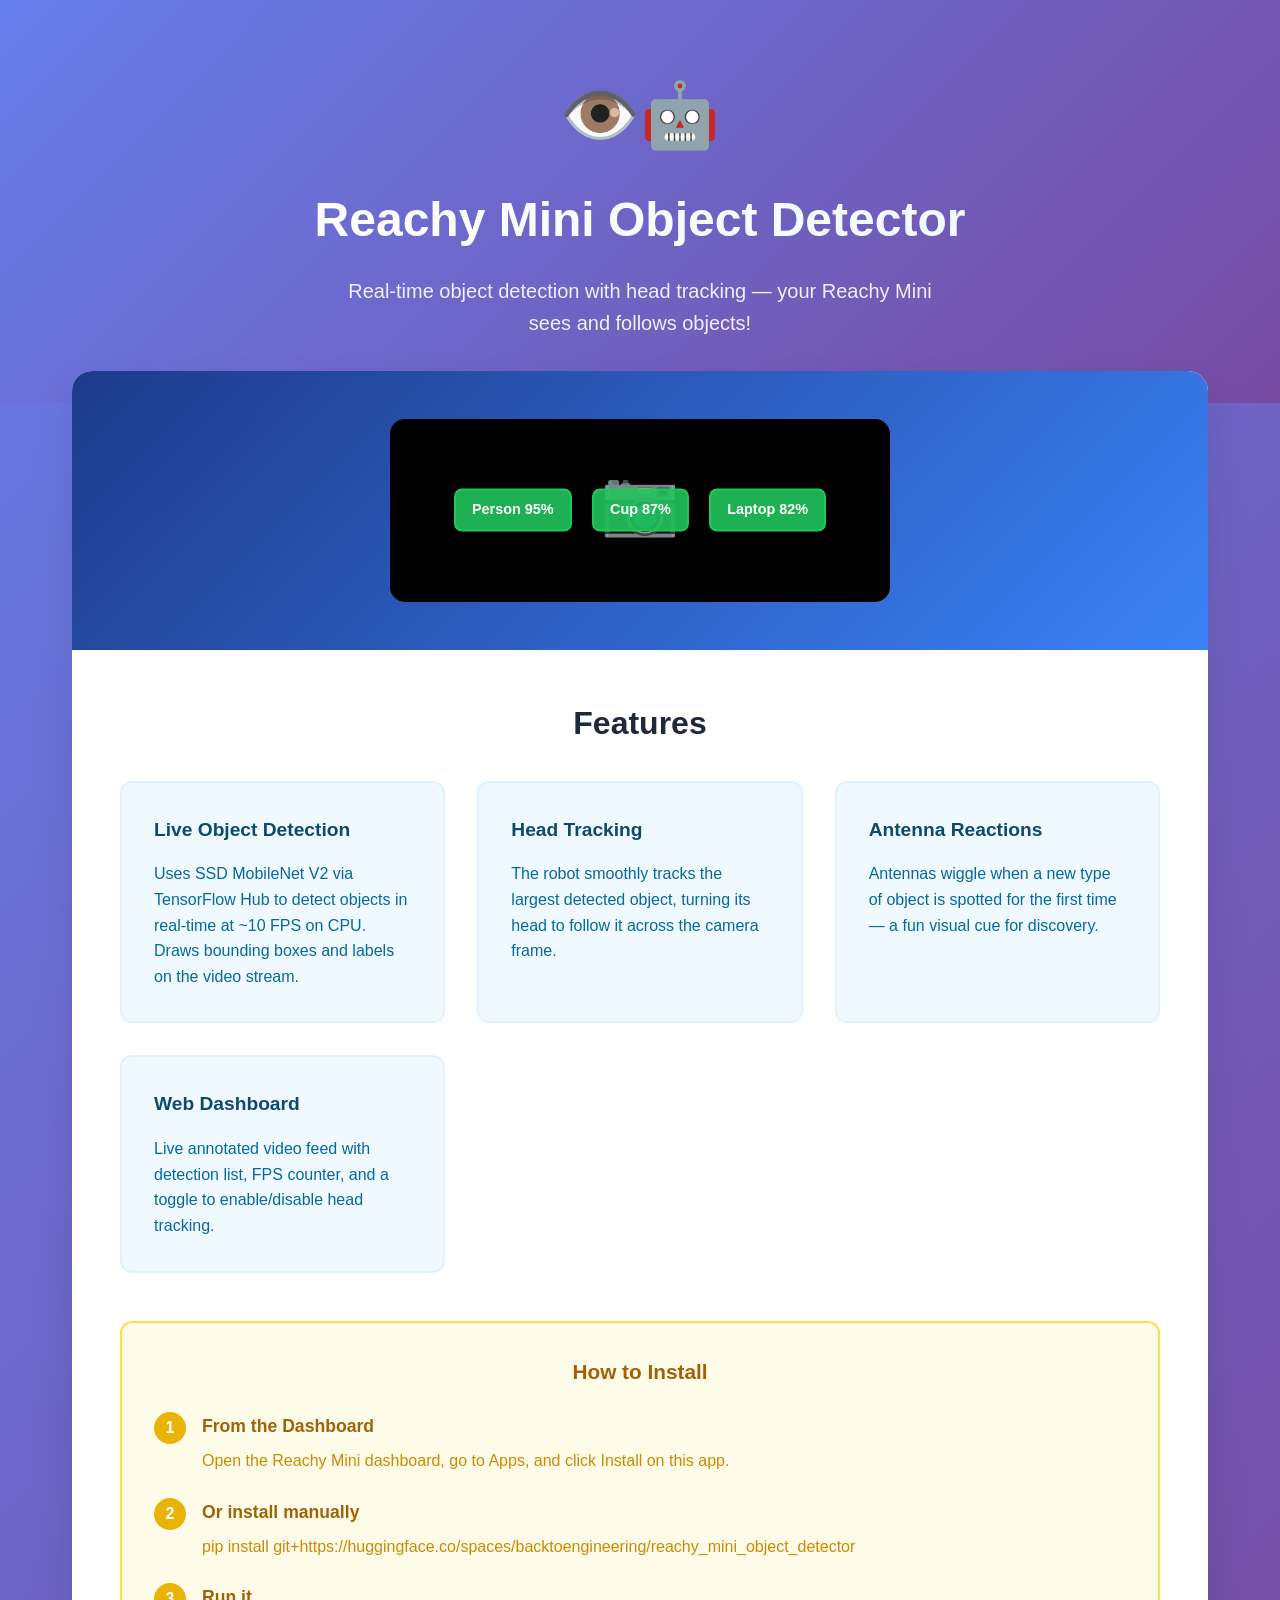
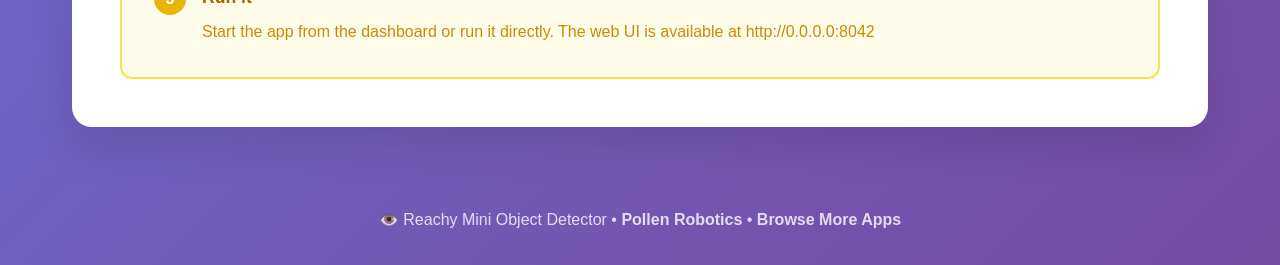
<file: reachy_mini_object_detector/index.html>
<!doctype html>
<html>

<head>
	<meta charset="utf-8" />
	<meta name="viewport" content="width=device-width" />
	<title>Reachy Mini Object Detector</title>
	<link rel="stylesheet" href="style.css" />
</head>

<body>
	<div class="hero">
		<div class="hero-content">
			<div class="app-icon">👁️🤖</div>
			<h1>Reachy Mini Object Detector</h1>
			<p class="tagline">Real-time object detection with head tracking — your Reachy Mini sees and follows objects!</p>
		</div>
	</div>

	<div class="container">
		<div class="main-card">
			<div class="app-preview">
				<div class="preview-image">
					<div class="camera-feed">📷</div>
					<div class="detection-overlay">
						<span class="bbox">Person 95%</span>
						<span class="bbox">Cup 87%</span>
						<span class="bbox">Laptop 82%</span>
					</div>
				</div>
			</div>

			<div class="app-details">
				<h2>Features</h2>
				<div class="template-info">
					<div class="info-box">
						<h3>Live Object Detection</h3>
						<p>Uses SSD MobileNet V2 via TensorFlow Hub to detect objects in real-time at ~10 FPS on CPU. Draws bounding boxes and labels on the video stream.</p>
					</div>
					<div class="info-box">
						<h3>Head Tracking</h3>
						<p>The robot smoothly tracks the largest detected object, turning its head to follow it across the camera frame.</p>
					</div>
					<div class="info-box">
						<h3>Antenna Reactions</h3>
						<p>Antennas wiggle when a new type of object is spotted for the first time — a fun visual cue for discovery.</p>
					</div>
					<div class="info-box">
						<h3>Web Dashboard</h3>
						<p>Live annotated video feed with detection list, FPS counter, and a toggle to enable/disable head tracking.</p>
					</div>
				</div>

				<div class="how-to-use">
					<h3>How to Install</h3>
					<div class="steps">
						<div class="step">
							<div class="step-number">1</div>
							<div>
								<h4>From the Dashboard</h4>
								<p>Open the Reachy Mini dashboard, go to Apps, and click Install on this app.</p>
							</div>
						</div>
						<div class="step">
							<div class="step-number">2</div>
							<div>
								<h4>Or install manually</h4>
								<p>pip install git+https://huggingface.co/spaces/backtoengineering/reachy_mini_object_detector</p>
							</div>
						</div>
						<div class="step">
							<div class="step-number">3</div>
							<div>
								<h4>Run it</h4>
								<p>Start the app from the dashboard or run it directly. The web UI is available at http://0.0.0.0:8042</p>
							</div>
						</div>
					</div>
				</div>
			</div>
		</div>
	</div>

	<div class="footer">
		<p>
			👁️ Reachy Mini Object Detector &bull;
			<a href="https://github.com/pollen-robotics" target="_blank">Pollen Robotics</a> &bull;
			<a href="https://huggingface.co/spaces/pollen-robotics/reachy-mini-landing-page#apps" target="_blank">Browse More
				Apps</a>
		</p>
	</div>
</body>

</html>
</file>
<file: reachy_mini_object_detector/style.css>
* {
	margin: 0;
	padding: 0;
	box-sizing: border-box;
}

body {
	font-family: -apple-system, BlinkMacSystemFont, "Segoe UI", Roboto, "Helvetica Neue", Arial, sans-serif;
	line-height: 1.6;
	color: #333;
	background: linear-gradient(135deg, #667eea 0%, #764ba2 100%);
	min-height: 100vh;
}

.hero {
	background: linear-gradient(135deg, #667eea 0%, #764ba2 100%);
	color: white;
	padding: 4rem 2rem;
	text-align: center;
}

.hero-content {
	max-width: 800px;
	margin: 0 auto;
}

.app-icon {
	font-size: 4rem;
	margin-bottom: 1rem;
	display: inline-block;
}

.hero h1 {
	font-size: 3rem;
	font-weight: 700;
	margin-bottom: 1rem;
	background: linear-gradient(45deg, #fff, #f0f9ff);
	background-clip: text;
	-webkit-background-clip: text;
	-webkit-text-fill-color: transparent;
}

.tagline {
	font-size: 1.25rem;
	opacity: 0.9;
	max-width: 600px;
	margin: 0 auto;
}

.container {
	max-width: 1200px;
	margin: 0 auto;
	padding: 0 2rem;
	position: relative;
	z-index: 2;
}

.main-card {
	background: white;
	border-radius: 20px;
	box-shadow: 0 20px 40px rgba(0, 0, 0, 0.1);
	margin-top: -2rem;
	overflow: hidden;
	margin-bottom: 3rem;
}

.app-preview {
	background: linear-gradient(135deg, #1e3a8a, #3b82f6);
	padding: 3rem;
	color: white;
	text-align: center;
	position: relative;
}

.preview-image {
	background: #000;
	border-radius: 15px;
	padding: 2rem;
	max-width: 500px;
	margin: 0 auto;
	position: relative;
	overflow: hidden;
}

.camera-feed {
	font-size: 4rem;
	margin-bottom: 1rem;
	opacity: 0.7;
}

.detection-overlay {
	position: absolute;
	top: 50%;
	left: 50%;
	transform: translate(-50%, -50%);
	width: 100%;
}

.bbox {
	background: rgba(34, 197, 94, 0.9);
	color: white;
	padding: 0.5rem 1rem;
	border-radius: 8px;
	font-size: 0.9rem;
	font-weight: 600;
	margin: 0.5rem;
	display: inline-block;
	border: 2px solid #22c55e;
}

.app-details {
	padding: 3rem;
}

.app-details h2 {
	font-size: 2rem;
	color: #1e293b;
	margin-bottom: 2rem;
	text-align: center;
}

.template-info {
	display: grid;
	grid-template-columns: repeat(auto-fit, minmax(300px, 1fr));
	gap: 2rem;
	margin-bottom: 3rem;
}

.info-box {
	background: #f0f9ff;
	border: 2px solid #e0f2fe;
	border-radius: 12px;
	padding: 2rem;
}

.info-box h3 {
	color: #0c4a6e;
	margin-bottom: 1rem;
	font-size: 1.2rem;
}

.info-box p {
	color: #0369a1;
	line-height: 1.6;
}

.how-to-use {
	background: #fefce8;
	border: 2px solid #fde047;
	border-radius: 12px;
	padding: 2rem;
	margin-top: 3rem;
}

.how-to-use h3 {
	color: #a16207;
	margin-bottom: 1.5rem;
	font-size: 1.3rem;
	text-align: center;
}

.steps {
	display: flex;
	flex-direction: column;
	gap: 1.5rem;
}

.step {
	display: flex;
	align-items: flex-start;
	gap: 1rem;
}

.step-number {
	background: #eab308;
	color: white;
	width: 2rem;
	height: 2rem;
	border-radius: 50%;
	display: flex;
	align-items: center;
	justify-content: center;
	font-weight: bold;
	flex-shrink: 0;
}

.step h4 {
	color: #a16207;
	margin-bottom: 0.5rem;
	font-size: 1.1rem;
}

.step p {
	color: #ca8a04;
}

.download-card {
	background: white;
	border-radius: 20px;
	box-shadow: 0 20px 40px rgba(0, 0, 0, 0.1);
	padding: 3rem;
	text-align: center;
}

.download-card h2 {
	font-size: 2rem;
	color: #1e293b;
	margin-bottom: 1rem;
}

.download-card>p {
	color: #64748b;
	font-size: 1.1rem;
	margin-bottom: 2rem;
}

.dashboard-config {
	margin-bottom: 2rem;
	text-align: left;
	max-width: 400px;
	margin-left: auto;
	margin-right: auto;
}

.dashboard-config label {
	display: block;
	color: #374151;
	font-weight: 600;
	margin-bottom: 0.5rem;
}

.dashboard-config input {
	width: 100%;
	padding: 0.75rem 1rem;
	border: 2px solid #e5e7eb;
	border-radius: 8px;
	font-size: 0.95rem;
	transition: border-color 0.2s;
}

.dashboard-config input:focus {
	outline: none;
	border-color: #667eea;
}

.install-btn {
	background: linear-gradient(135deg, #667eea, #764ba2);
	color: white;
	border: none;
	padding: 1.25rem 3rem;
	border-radius: 16px;
	font-size: 1.2rem;
	font-weight: 700;
	cursor: pointer;
	transition: all 0.3s ease;
	display: inline-flex;
	align-items: center;
	gap: 0.75rem;
	margin-bottom: 2rem;
	box-shadow: 0 8px 25px rgba(102, 126, 234, 0.3);
}

.install-btn:hover:not(:disabled) {
	transform: translateY(-3px);
	box-shadow: 0 15px 35px rgba(102, 126, 234, 0.4);
}

.install-btn:disabled {
	opacity: 0.7;
	cursor: not-allowed;
	transform: none;
}

.manual-option {
	background: #f8fafc;
	border-radius: 12px;
	padding: 2rem;
	margin-top: 2rem;
}

.manual-option h3 {
	color: #1e293b;
	margin-bottom: 1rem;
	font-size: 1.2rem;
}

.manual-option>p {
	color: #64748b;
	margin-bottom: 1rem;
}

.btn-icon {
	font-size: 1.1rem;
}

.install-status {
	padding: 1rem;
	border-radius: 8px;
	font-size: 0.9rem;
	text-align: center;
	display: none;
	margin-top: 1rem;
}

.install-status.success {
	background: #dcfce7;
	color: #166534;
	border: 1px solid #bbf7d0;
}

.install-status.error {
	background: #fef2f2;
	color: #dc2626;
	border: 1px solid #fecaca;
}

.install-status.loading {
	background: #dbeafe;
	color: #1d4ed8;
	border: 1px solid #bfdbfe;
}

.install-status.info {
	background: #e0f2fe;
	color: #0369a1;
	border: 1px solid #7dd3fc;
}

.manual-install {
	background: #1f2937;
	border-radius: 8px;
	padding: 1rem;
	margin-bottom: 1rem;
	display: flex;
	align-items: center;
	gap: 1rem;
}

.manual-install code {
	color: #10b981;
	font-family: 'SF Mono', 'Monaco', 'Inconsolata', 'Roboto Mono', monospace;
	font-size: 0.85rem;
	flex: 1;
	overflow-x: auto;
}

.copy-btn {
	background: #374151;
	color: white;
	border: none;
	padding: 0.5rem 1rem;
	border-radius: 6px;
	font-size: 0.8rem;
	cursor: pointer;
	transition: background-color 0.2s;
}

.copy-btn:hover {
	background: #4b5563;
}

.manual-steps {
	color: #6b7280;
	font-size: 0.9rem;
	line-height: 1.8;
}

.footer {
	text-align: center;
	padding: 2rem;
	color: white;
	opacity: 0.8;
}

.footer a {
	color: white;
	text-decoration: none;
	font-weight: 600;
}

.footer a:hover {
	text-decoration: underline;
}

/* Responsive Design */
@media (max-width: 768px) {
	.hero {
		padding: 2rem 1rem;
	}

	.hero h1 {
		font-size: 2rem;
	}

	.container {
		padding: 0 1rem;
	}

	.app-details,
	.download-card {
		padding: 2rem;
	}

	.features-grid {
		grid-template-columns: 1fr;
	}

	.download-options {
		grid-template-columns: 1fr;
	}
}
</file>
